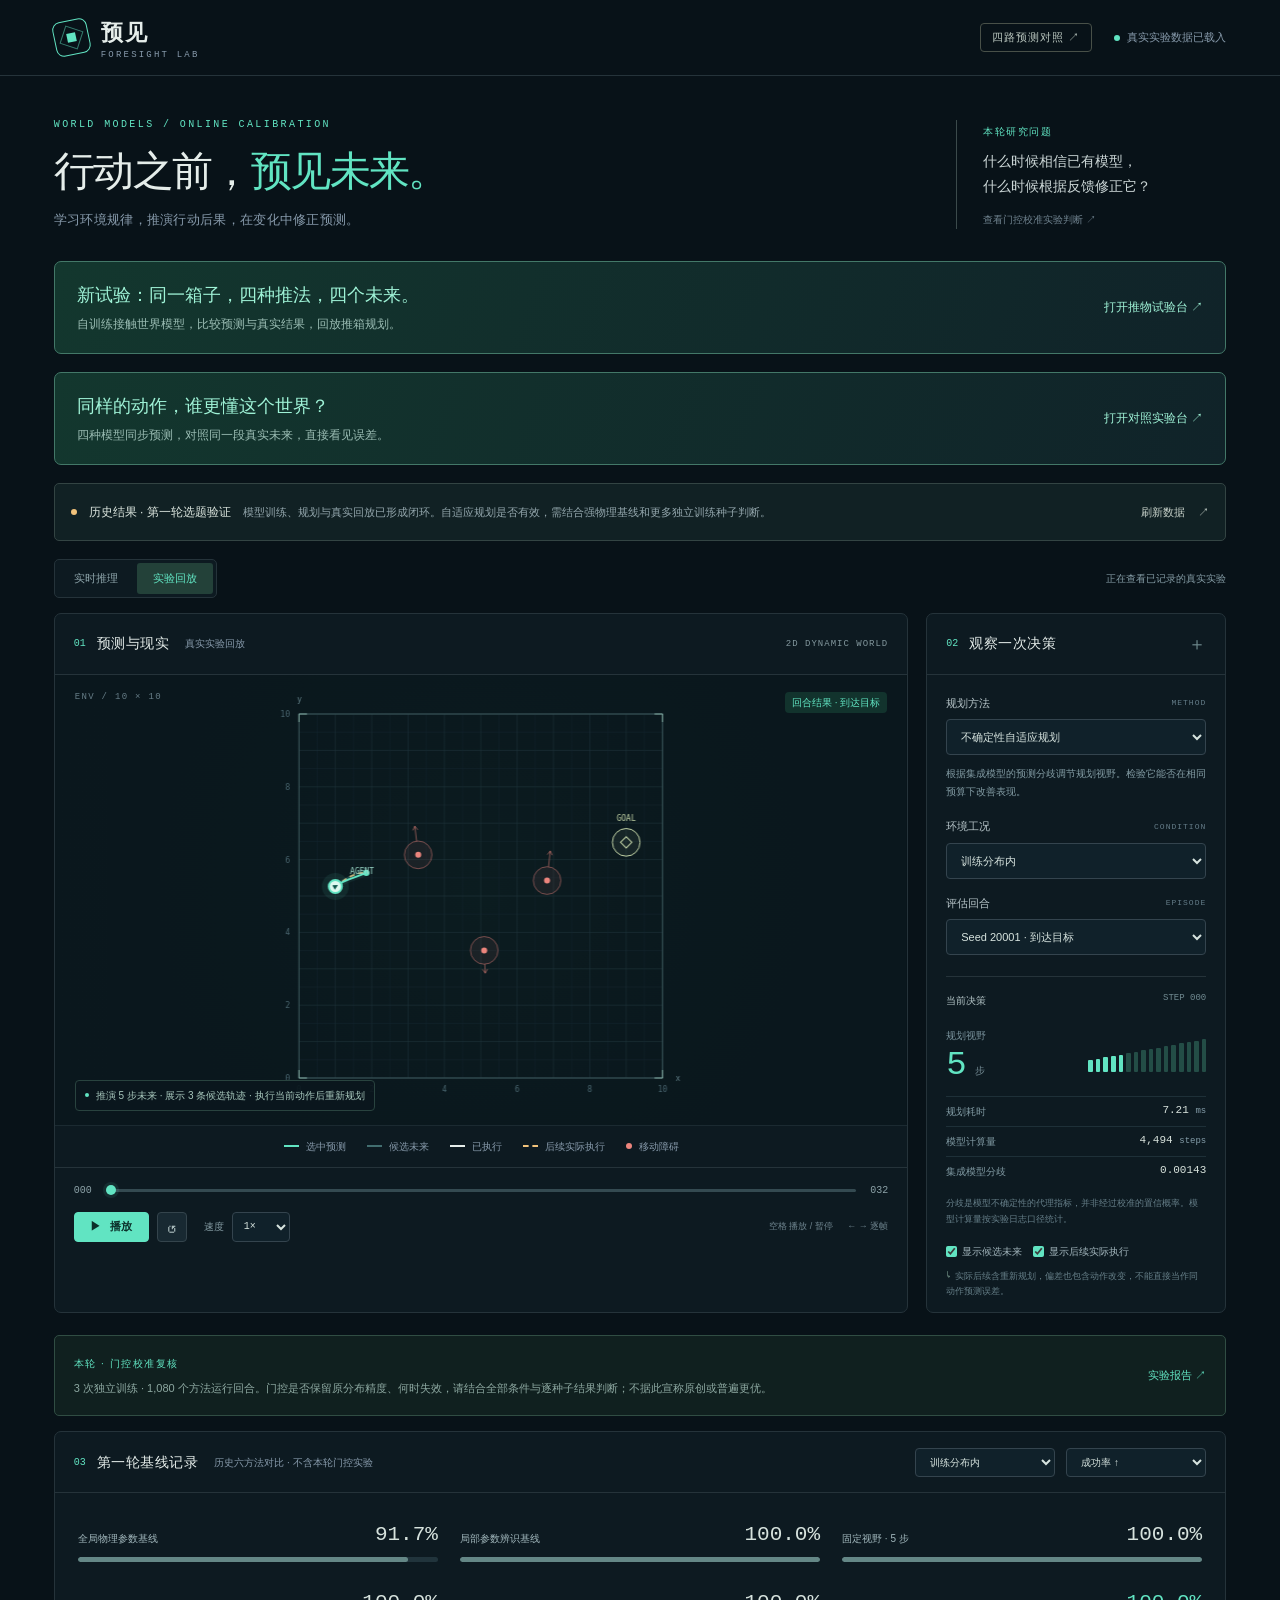
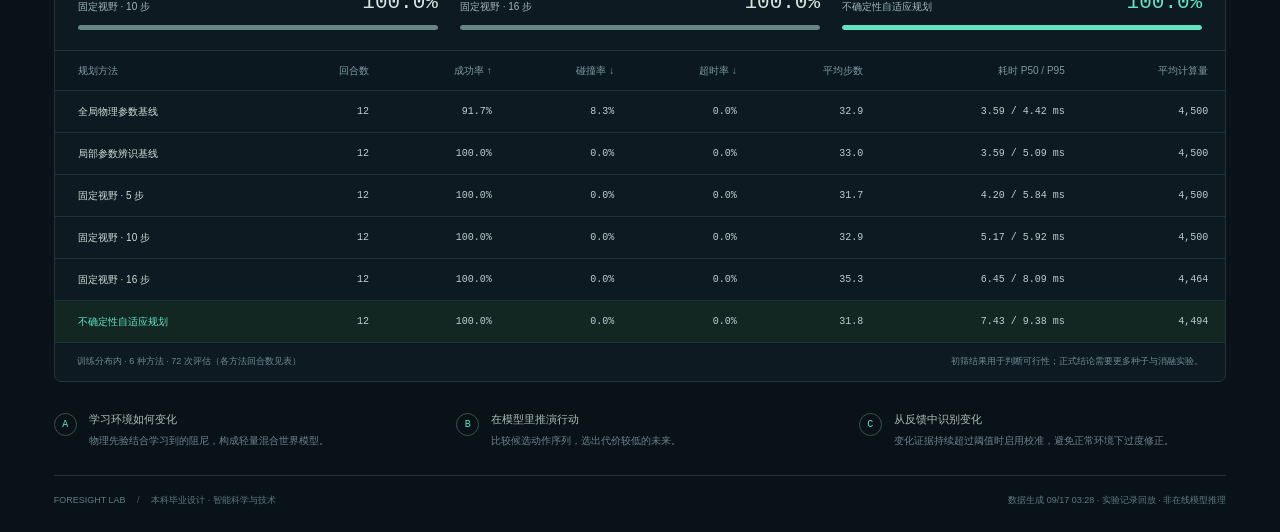
<file: web/index.html>
<!doctype html>
<html lang="zh-CN">
<head>
  <meta charset="utf-8">
  <meta name="viewport" content="width=device-width,initial-scale=1">
  <meta name="theme-color" content="#081218">
  <title>预见 Foresight Lab · 世界模型研究实验室</title>
  <link rel="stylesheet" href="styles.css">
  <script defer src="app.js"></script>
</head>
<body>
  <header class="topbar">
    <a class="brand" href="./" aria-label="预见 Foresight Lab 首页"><span class="brand-icon" aria-hidden="true"><i></i></span><span>预见<span class="brand-en">FORESIGHT LAB</span></span></a>
    <div class="topbar-meta"><a class="phase" href="compare.html">四路预测对照 ↗</a><span class="data-status" id="data-status"><i></i>正在读取实验数据</span></div>
  </header>
  <main>
    <section class="intro">
      <div><p class="eyebrow">WORLD MODELS / ONLINE CALIBRATION</p><h1>行动之前，<span>预见未来。</span></h1><p class="intro-text">学习环境规律，推演行动后果，在变化中修正预测。</p></div>
      <div class="research-question"><span class="question-label">本轮研究问题</span><p>什么时候相信已有模型，<br>什么时候根据反馈修正它？</p><a class="small-note findings-link" href="https://github.com/LuckyLivio/GraduationProject/blob/main/docs/gated-findings.md" target="_blank" rel="noopener noreferrer">查看门控校准实验判断 ↗</a></div>
    </section>

    <a class="compare-entry" href="pushing.html"><span><strong>新试验：同一箱子，四种推法，四个未来。</strong><small>自训练接触世界模型，比较预测与真实结果，回放推箱规划。</small></span><span>打开推物试验台 ↗</span></a>
    <a class="compare-entry" href="compare.html"><span><strong>同样的动作，谁更懂这个世界？</strong><small>四种模型同步预测，对照同一段真实未来，直接看见误差。</small></span><span>打开对照实验台 ↗</span></a>
    <div class="notice" id="experiment-notice" role="status"><span class="notice-dot"></span><div><strong id="notice-title">等待第一轮实验</strong><p id="notice-text">实验完成后，这里将展示真实轨迹、对比指标和选题验证结果。</p></div><button class="text-button" id="reload-data" type="button">刷新数据 <span aria-hidden="true">↗</span></button></div>

    <div class="mode-toolbar"><div class="mode-switch" role="group" aria-label="运行模式"><button type="button" id="mode-live" aria-pressed="false">实时推理</button><button type="button" id="mode-replay" class="active" aria-pressed="true">实验回放</button></div><span class="mode-status" id="mode-status">正在查看已记录的真实实验</span></div>
    <section class="lab-grid" aria-label="实验工作台">
      <div class="scene-panel panel">
        <div class="panel-heading"><div><span class="section-index">01</span><h2>预测与现实</h2><span class="panel-subtitle" id="view-label">真实实验回放</span></div><span class="scene-tag" id="scene-tag">2D DYNAMIC WORLD</span></div>
        <div class="world" id="world-container"><canvas id="world-canvas" aria-label="机器人在动态障碍环境中的真实位置、候选预测轨迹与实际后续轨迹"></canvas><div class="scene-overlay"><span class="scene-coordinate" id="scene-coordinate">ENV / 10 × 10</span><span id="scene-outcome" class="outcome"></span></div><div class="scene-empty" id="scene-empty"><span class="empty-orbit" aria-hidden="true"></span><h3>未来，从第一次实验开始</h3><p>正在等待真实回放数据。<br>模型完成评估后，即可逐帧检查它的预测。</p></div><div class="scene-caption" id="scene-caption" hidden><span class="caption-dot"></span><span id="scene-caption-text"></span></div></div>
        <div class="scene-legend"><span><i class="legend-line teal"></i>选中预测</span><span><i class="legend-line muted"></i>候选未来</span><span><i class="legend-line white"></i>已执行</span><span id="actual-legend"><i class="legend-line amber dashed"></i>后续实际执行</span><span><i class="legend-dot coral"></i>移动障碍</span></div>
        <div class="playback"><div class="timeline"><span id="frame-current">000</span><input type="range" id="timeline" min="0" max="0" value="0" aria-label="回放时间轴" disabled><span id="frame-total">000</span></div><div class="playback-controls"><div class="transport"><button id="play-button" class="play-button" type="button" disabled aria-label="播放回放">▶ <span>播放</span></button><button id="reset-button" class="icon-button" type="button" aria-label="回到回合起点" title="回到起点" disabled>↺</button><label class="speed-label" for="playback-speed">速度</label><select id="playback-speed" aria-label="回放速度"><option value="0.5">0.5×</option><option value="1" selected>1×</option><option value="2">2×</option><option value="4">4×</option></select></div><span class="keyboard-hint">空格 播放 / 暂停 <span>← → 逐帧</span></span></div></div>
      </div>

      <aside class="inspector panel" aria-label="回放配置与决策详情">
        <div class="panel-heading"><div><span class="section-index">02</span><h2>观察一次决策</h2></div><span class="little-cross" aria-hidden="true">＋</span></div>
        <div class="inspector-body"><div class="field"><label for="method-select">规划方法<span>METHOD</span></label><select id="method-select" disabled><option>等待数据</option></select></div><p class="method-description" id="method-description">从多个方法的真实记录中，观察模型如何预测和规划。</p><div class="live-fields" id="live-fields" hidden><div class="field"><label for="live-scenario">交互场景<span>SCENARIO</span></label><select id="live-scenario"><option value="crossing">交叉穿行</option><option value="slalom">曲折通行</option><option value="open">开放空间</option></select></div><div class="live-split"><div class="field"><label for="live-seed">场景种子</label><input id="live-seed" type="number" value="2026" min="0" max="999999"></div><div class="field"><label for="live-damping">阻尼倍率 <output id="damping-value">1.00×</output></label><input type="range" id="live-damping" min="0.5" max="2.5" step="0.1" value="1"></div></div><button id="apply-dynamics" class="dynamics-button" type="button" disabled>施加阻尼变化 <span aria-hidden="true">↗</span></button><p class="live-help">运行中可调节阻尼并施加变化，机器人只能从行动反馈中发现变化。场景和种子修改后需重置；点击地图可更换目标。</p></div><div class="field replay-field"><label for="condition-select">环境工况<span>CONDITION</span></label><select id="condition-select" disabled><option>等待数据</option></select></div><div class="field replay-field"><label for="episode-select">评估回合<span>EPISODE</span></label><select id="episode-select" disabled><option>等待数据</option></select></div>
        <div class="trust-panel" id="trust-panel" hidden><div class="trust-heading"><span>当前模式</span><strong id="gate-mode">保留先验</strong></div><div class="trust-score"><span>变化证据 / 触发阈值</span><strong id="gate-score">— / —</strong></div><div class="trust-meter" aria-hidden="true"><i id="gate-meter"></i></div><p id="gate-explanation">积累行动反馈后判断是否需要校准。</p><div class="trust-detail"><span>原始校准建议</span><strong id="raw-scale">—</strong></div><small id="gate-model"></small></div><div class="decision-readout"><div class="readout-title"><span>当前决策</span><span class="mono" id="step-label">STEP —</span></div><div class="primary-readout"><div><span class="readout-label">规划视野</span><p><strong id="frame-horizon">—</strong><span>步</span></p></div><div class="horizon-viz" id="horizon-viz" aria-hidden="true"></div></div><div class="readout-row"><span>规划耗时</span><strong><span id="frame-latency">—</span> <small>ms</small></strong></div><div class="readout-row"><span>模型计算量</span><strong><span id="frame-model-steps">—</span> <small>steps</small></strong></div><div class="readout-row"><span>集成模型分歧</span><strong id="frame-disagreement">—</strong></div><div class="readout-row" id="frame-scale-row" hidden><span>估计阻尼倍率</span><strong id="frame-learned-scale">—</strong></div><div class="readout-row" id="frame-calibration-row" hidden><span>额外校准耗时</span><strong id="frame-calibration-ms">—</strong></div><p class="readout-footnote" id="scale-estimate-note" hidden></p><p class="readout-footnote">分歧是模型不确定性的代理指标，并非经过校准的置信概率。模型计算量按实验日志口径统计。</p></div>
        <div class="view-options"><label><input type="checkbox" id="show-candidates" checked><span>显示候选未来</span></label><label id="actual-option"><input type="checkbox" id="show-actual" checked><span>显示后续实际执行</span></label></div><p class="inspector-note" id="inspector-note"><span aria-hidden="true">↳</span>实际后续含重新规划，偏差也包含动作改变，不能直接当作同动作预测误差。</p></div>
      </aside>
    </section>

    <div class="study-link"><div><span class="question-label">本轮 · 门控校准复核</span><p id="gate-evidence-status">完成后将载入本轮实验摘要；下方保留第一轮历史数据。</p></div><a href="https://github.com/LuckyLivio/GraduationProject/blob/main/docs/gated-findings.md" target="_blank" rel="noopener noreferrer">实验报告 ↗</a></div>
    <section class="evidence panel" aria-label="实验对比指标">
      <div class="panel-heading evidence-heading"><div><span class="section-index">03</span><h2>第一轮基线记录</h2><span class="panel-subtitle">历史六方法对比 · 不含本轮门控实验</span></div><div class="evidence-pickers"><label class="metric-picker"><span class="sr-only">统计环境工况</span><select id="evidence-condition"><option value="in_distribution">训练分布内</option><option value="damping_shift">阻尼变化</option></select></label><label class="metric-picker"><span class="sr-only">图表展示指标</span><select id="chart-metric"><option value="success_rate">成功率 ↑</option><option value="collision_rate">碰撞率 ↓</option><option value="planning_ms_p95">规划耗时 P95 ↓</option><option value="mean_model_steps">平均模型计算量 ↓</option></select></label></div></div>
      <div id="evidence-empty" class="evidence-empty">主实验结果尚未生成。这里不填入演示数值。</div>
      <div id="evidence-content" hidden><div class="metric-chart" id="metric-chart" aria-label="方法对比条形图"></div><div class="table-scroll"><table><caption class="sr-only">各方法在选定环境工况下的实测指标</caption><thead><tr><th>规划方法</th><th>回合数</th><th>成功率 ↑</th><th>碰撞率 ↓</th><th>超时率 ↓</th><th>平均步数</th><th>耗时 P50 / P95</th><th>平均计算量</th></tr></thead><tbody id="results-body"></tbody></table></div><div class="evidence-footnote"><span id="evidence-scope"></span><span>初筛结果用于判断可行性；正式结论需要更多种子与消融实验。</span></div></div>
    </section>

    <section class="protocol-strip" aria-label="研究方法说明"><div><span class="protocol-number">A</span><p><strong>学习环境如何变化</strong><span>物理先验结合学习到的阻尼，构成轻量混合世界模型。</span></p></div><div><span class="protocol-number">B</span><p><strong>在模型里推演行动</strong><span>比较候选动作序列，选出代价较低的未来。</span></p></div><div><span class="protocol-number">C</span><p><strong>从反馈中识别变化</strong><span>变化证据持续超过阈值时启用校准，避免正常环境下过度修正。</span></p></div></section>
    <footer><span>FORESIGHT LAB <i>/</i> 本科毕业设计 · 智能科学与技术</span><span id="data-provenance">实验记录回放 · 非在线模型推理</span></footer>
  </main>
</body>
</html>
</file>
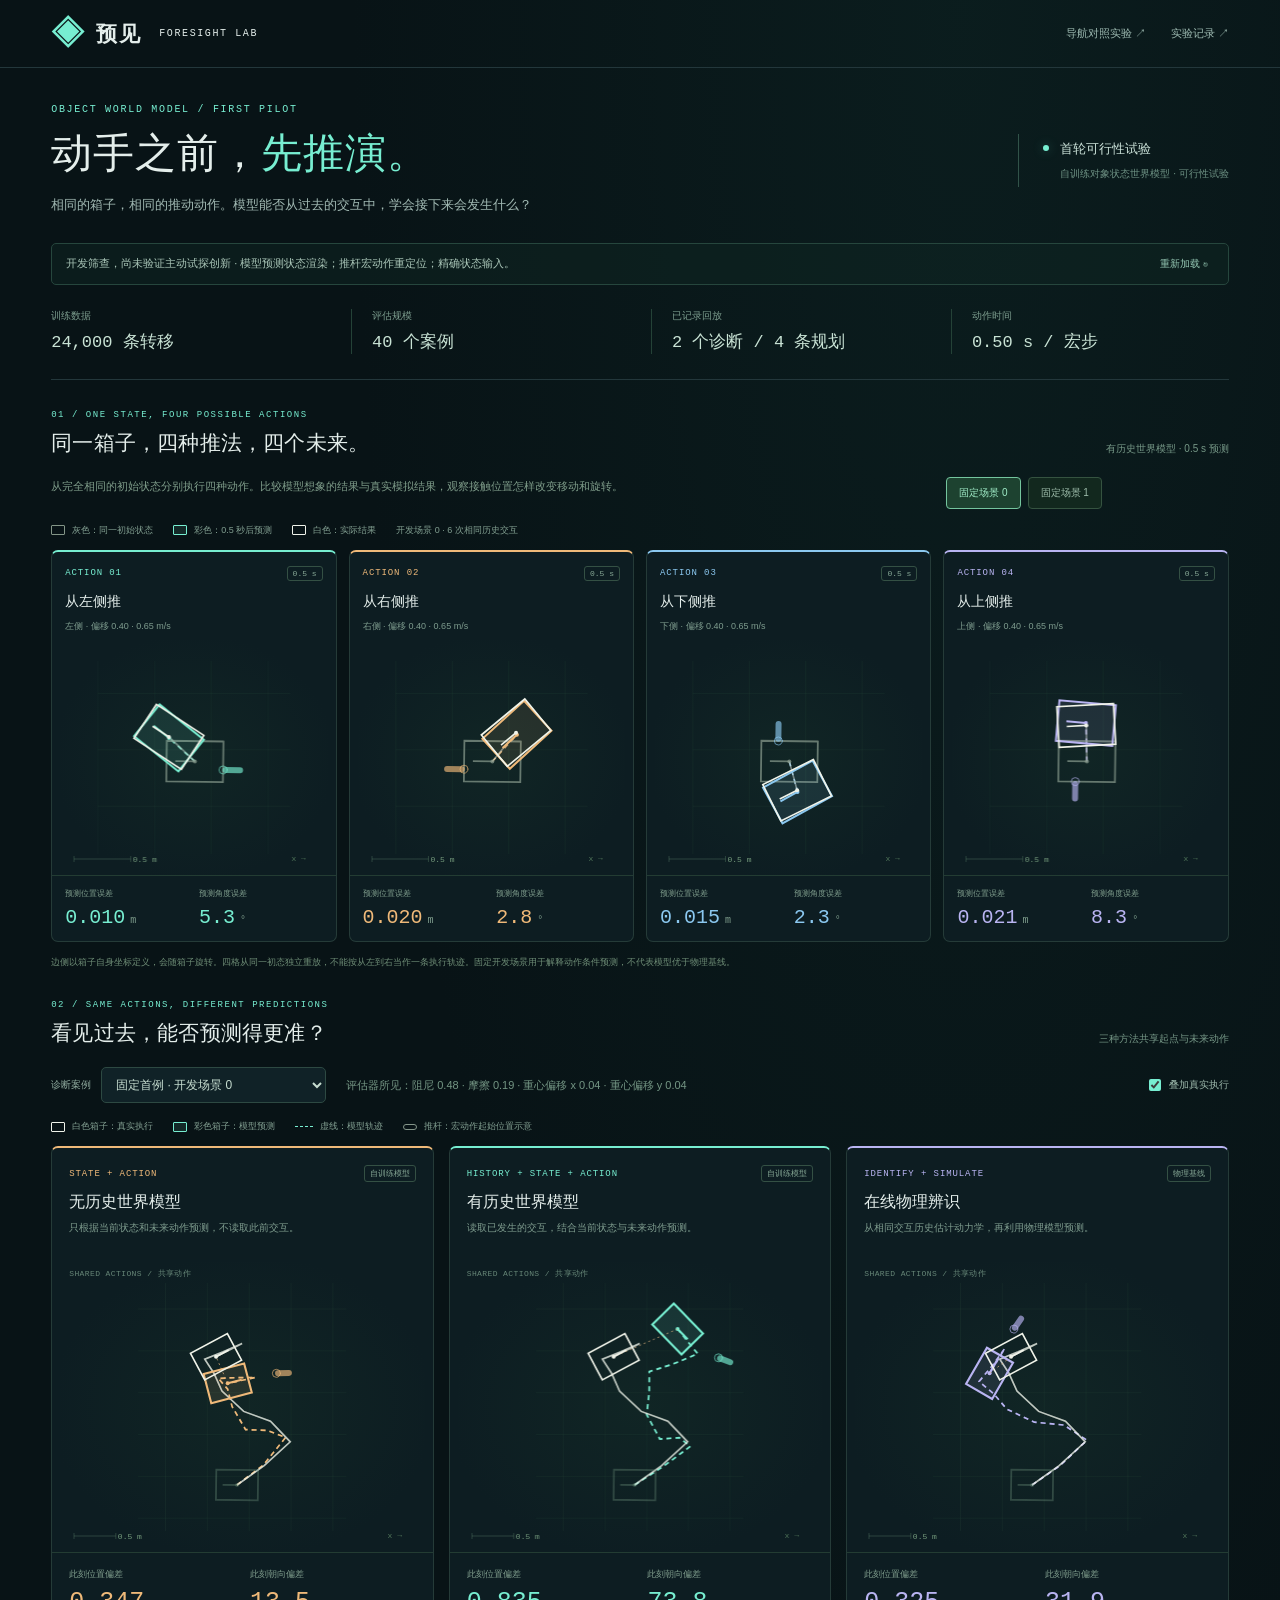
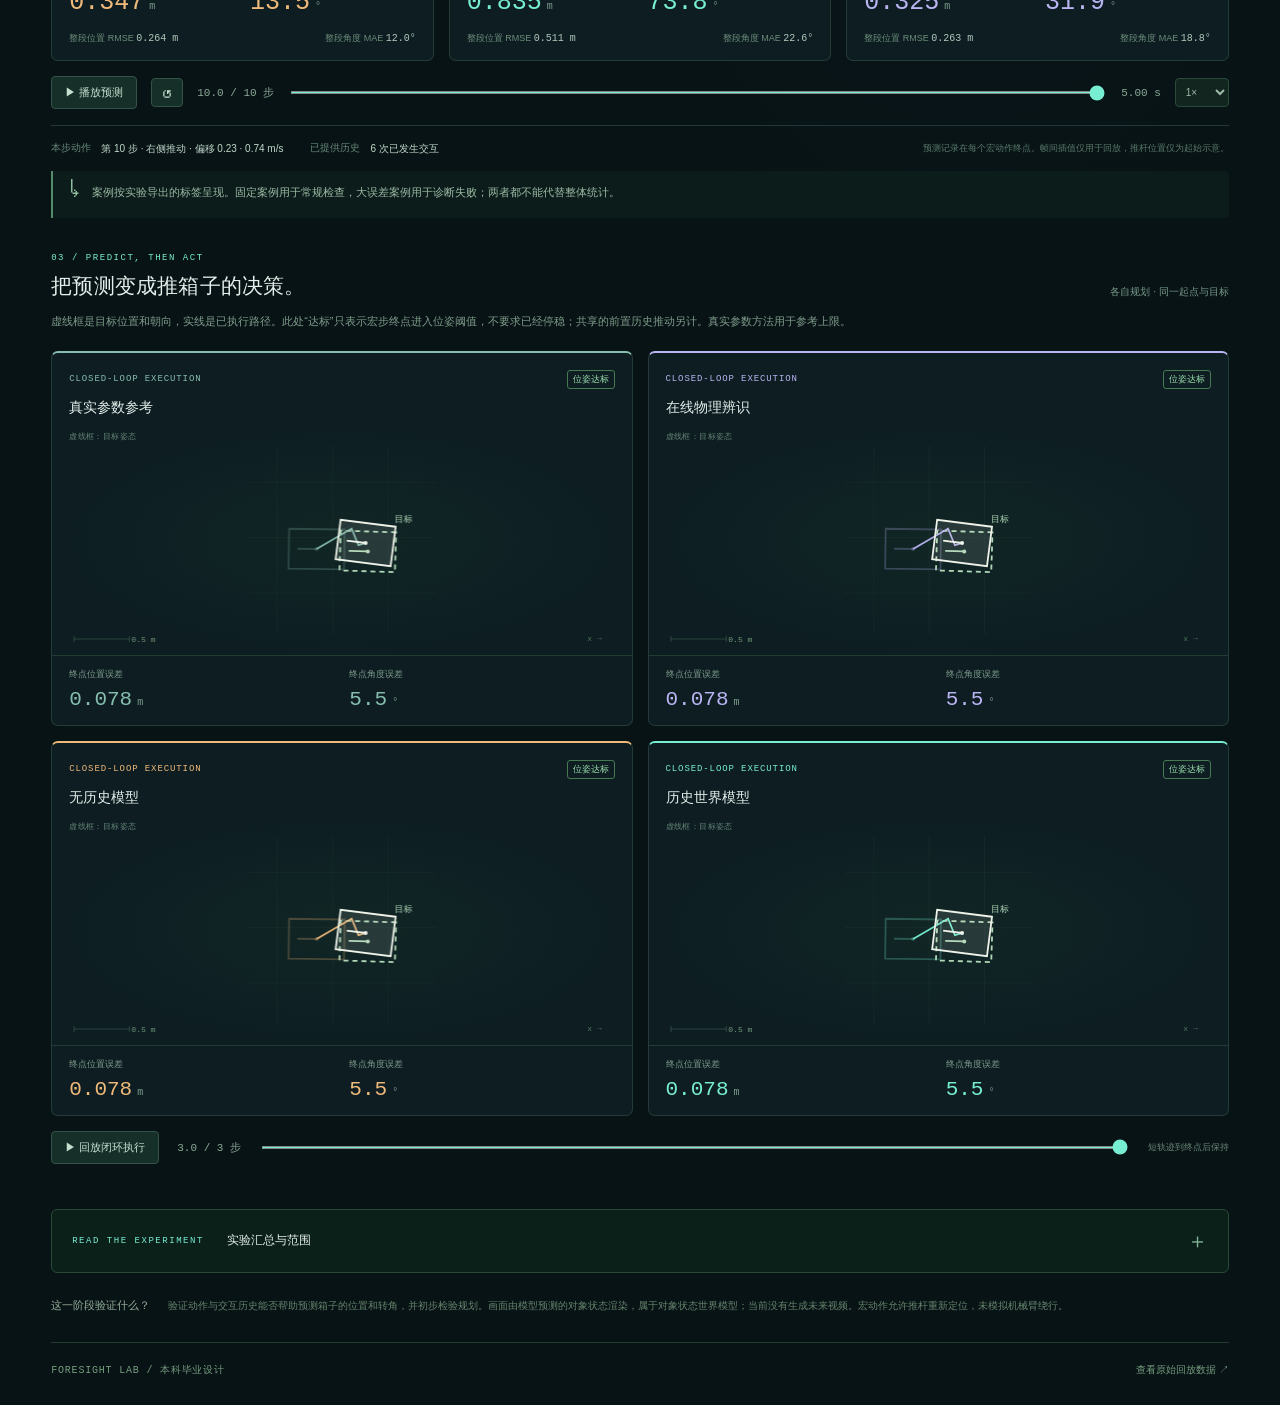
<file: web/pushing.html>
<!doctype html>
<html lang="zh-CN">
<head>
  <meta charset="utf-8">
  <meta name="viewport" content="width=device-width, initial-scale=1">
  <meta name="theme-color" content="#081316">
  <title>预见 · 推物世界模型试验台</title>
  <link rel="stylesheet" href="pushing.css">
  <script defer src="pushing.js"></script>
</head>
<body>
  <header class="topbar">
    <a class="brand" href="./"><span class="brand-mark" aria-hidden="true">◈</span>预见 <span>FORESIGHT LAB</span></a>
    <nav aria-label="实验室导航"><a href="compare.html">导航对照实验 ↗</a><a href="https://github.com/LuckyLivio/GraduationProject" target="_blank" rel="noopener noreferrer">实验记录 ↗</a></nav>
  </header>
  <main>
    <section class="hero">
      <div><p class="eyebrow">OBJECT WORLD MODEL / FIRST PILOT</p><h1>动手之前，<em>先推演。</em></h1><p class="hero-copy">相同的箱子，相同的推动动作。模型能否从过去的交互中，学会接下来会发生什么？</p></div>
      <div class="phase"><span class="status-dot"></span><div><strong id="stage-label">等待实验数据</strong><span>自训练对象状态世界模型 · 可行性试验</span></div></div>
    </section>

    <section class="data-status" id="data-status" role="status" aria-live="polite"><span id="load-message">正在读取本机生成的实验回放…</span><button id="reload" type="button">重新加载 ↻</button></section>
    <section class="experiment-facts" aria-label="实验规模与来源">
      <div><span>训练数据</span><strong id="training-count">—</strong></div>
      <div><span>评估规模</span><strong id="evaluation-count">—</strong></div>
      <div><span>已记录回放</span><strong id="case-count">—</strong></div>
      <div><span>动作时间</span><strong id="action-duration">—</strong></div>
    </section>

    <section class="branches-section" aria-labelledby="branches-title">
      <div class="section-title"><div><p class="eyebrow">01 / ONE STATE, FOUR POSSIBLE ACTIONS</p><h2 id="branches-title">同一箱子，四种推法，四个未来。</h2></div><span class="section-note">有历史世界模型 · 0.5 s 预测</span></div>
      <div class="branch-controls"><p class="section-copy">从完全相同的初始状态分别执行四种动作。比较模型想象的结果与真实模拟结果，观察接触位置怎样改变移动和旋转。</p><div id="branch-cases" class="branch-cases" role="group" aria-label="动作分支场景"></div></div>
      <div class="legend"><span><i class="legend-box initial-key"></i>灰色：同一初始状态</span><span><i class="legend-box model-key"></i>彩色：0.5 秒后预测</span><span><i class="legend-box truth-key"></i>白色：实际结果</span><span id="branch-history">固定开发场景 · 等待真实结果</span></div>
      <div id="branch-grid" class="branch-grid"><div class="planning-empty">尚未加载同状态动作分支。数据导出后将显示四种推法的真实对照。</div></div>
      <p class="branch-scope">边侧以箱子自身坐标定义，会随箱子旋转。四格从同一初态独立重放，不能按从左到右当作一条执行轨迹。固定开发场景用于解释动作条件预测，不代表模型优于物理基线。</p>
    </section>

    <section class="prediction-section" aria-labelledby="prediction-title">
      <div class="section-title"><div><p class="eyebrow">02 / SAME ACTIONS, DIFFERENT PREDICTIONS</p><h2 id="prediction-title">看见过去，能否预测得更准？</h2></div><span class="section-note">三种方法共享起点与未来动作</span></div>
      <div class="controls">
        <label class="case-label">诊断案例<select id="case-select" disabled><option>等待导出案例</option></select></label>
        <p id="case-description">训练结束并导出真实结果后，页面会显示预测与执行的差距。</p>
        <label class="checkbox-label"><input id="show-truth" type="checkbox" checked>叠加真实执行</label>
      </div>
      <div class="legend"><span><i class="legend-box truth-key"></i>白色箱子：真实执行</span><span><i class="legend-box model-key"></i>彩色箱子：模型预测</span><span><i class="legend-line"></i>虚线：模型轨迹</span><span><i class="legend-pusher"></i>推杆：宏动作起始位置示意</span></div>
      <div class="prediction-grid" id="prediction-grid" aria-label="三种方法同步预测"></div>
      <div class="playback">
        <button type="button" id="play" disabled>▶ 播放预测</button><button type="button" class="reset" id="reset" aria-label="回到起点" disabled>↺</button>
        <span class="frame-readout" id="frame-label">— / —</span><input type="range" id="timeline" min="0" max="1" value="0" step="0.01" aria-label="同步预测时间轴" disabled>
        <span id="time-label" class="time-readout">— s</span><select id="speed" aria-label="播放速度"><option value="0.5">0.5×</option><option value="1" selected>1×</option><option value="2">2×</option></select>
      </div>
      <div class="action-detail"><div><span class="detail-label">本步动作</span><strong id="action-label">等待数据</strong></div><div><span class="detail-label">已提供历史</span><strong id="history-label">—</strong></div><div class="replay-note">预测记录在每个宏动作终点。帧间插值仅用于回放，推杆位置仅为起始示意。</div></div>
      <div class="case-note"><span aria-hidden="true">↳</span><p id="case-note">单个回放用来解释模型行为；整体能力应结合独立场景上的统计结果判断。</p></div>
    </section>

    <section class="planning-section" aria-labelledby="planning-title">
      <div class="section-title"><div><p class="eyebrow">03 / PREDICT, THEN ACT</p><h2 id="planning-title">把预测变成推箱子的决策。</h2></div><span class="section-note">各自规划 · 同一起点与目标</span></div>
      <p class="section-copy">虚线框是目标位置和朝向，实线是已执行路径。此处“达标”只表示宏步终点进入位姿阈值，不要求已经停稳；共享的前置历史推动另计。真实参数方法用于参考上限。</p>
      <div class="planning-grid" id="planning-grid"><div class="planning-empty">尚未加载闭环规划结果。完成真实规划评估后，这里将展示到位状态与误差。</div></div>
      <div class="planning-controls" id="planning-controls" hidden><button type="button" id="planning-play">▶ 回放闭环执行</button><span id="planning-frame">—</span><input type="range" id="planning-timeline" min="0" max="1" step="0.01" value="0" aria-label="闭环执行时间轴"><span class="section-note">短轨迹到终点后保持</span></div>
    </section>

    <details class="evidence" id="evidence"><summary><span><span class="eyebrow">READ THE EXPERIMENT</span><strong>实验汇总与范围</strong></span><span aria-hidden="true">＋</span></summary><div class="evidence-body"><p id="summary-description">汇总只使用导出的实际评估结果。</p><div id="summary-table" class="table-wrap"></div><dl id="source-details" class="source-details"></dl></div></details>
    <div class="scope"><strong>这一阶段验证什么？</strong><p>验证动作与交互历史能否帮助预测箱子的位置和转角，并初步检验规划。画面由模型预测的对象状态渲染，属于对象状态世界模型；当前没有生成未来视频。宏动作允许推杆重新定位，未模拟机械臂绕行。</p></div>
    <footer><span>FORESIGHT LAB / 本科毕业设计</span><a href="../artifacts/pushing-pilot/demo.json" target="_blank" rel="noopener">查看原始回放数据 ↗</a></footer>
  </main>
</body>
</html>
</file>
<file: web/styles.css>
:root{color-scheme:dark;--bg:#081218;--panel:#0d1a21;--border:#25333a;--muted:#879aab;--text:#e5edea;--teal:#61e4c2;--amber:#f1c27b;--coral:#ec857d;--mono:Consolas,"SFMono-Regular",monospace;--sans:Inter,"Segoe UI","Microsoft YaHei","PingFang SC",sans-serif}
.compare-entry{display:flex;justify-content:space-between;align-items:center;gap:18px;padding:20px 22px;margin-bottom:18px;border:1px solid #437868;border-radius:7px;background:linear-gradient(110deg,#13372e,#102329);color:#9ff3d7}.compare-entry strong{display:block;font-size:18px;font-weight:550}.compare-entry small{display:block;color:#9abcb3;font-size:12px;margin-top:6px}.compare-entry>span:last-child{white-space:nowrap;font-size:12px}.compare-entry:hover{border-color:#9ff3d7}@media(max-width:740px){.compare-entry{align-items:flex-start;flex-direction:column;padding:17px}.compare-entry strong{font-size:16px}}
*{box-sizing:border-box}body{margin:0;background:var(--bg);color:var(--text);font-family:var(--sans);font-size:14px;line-height:1.5}button,select,input{font:inherit}button,select{cursor:pointer}button:disabled,select:disabled{cursor:default;opacity:.5}button:focus-visible,select:focus-visible,input:focus-visible,a:focus-visible{outline:2px solid var(--teal);outline-offset:4px}button{color:inherit}a{color:inherit;text-decoration:none}button,select{transition:background .18s,border-color .18s}.topbar{min-height:76px;display:flex;justify-content:space-between;align-items:center;padding:0 4.2%;border-bottom:1px solid var(--border);gap:20px}.brand{display:flex;align-items:center;gap:12px;font-weight:650;font-size:22px;letter-spacing:2px}.brand-en{display:block;font:9px var(--mono);letter-spacing:2.2px;color:var(--muted);margin-top:1px}.brand-icon{position:relative;display:block;width:35px;height:35px;border:1px solid var(--teal);border-radius:8px;transform:rotate(-12deg)}.brand-icon:before,.brand-icon:after{content:"";position:absolute;inset:7px;border:1px solid #61e4c280;transform:rotate(30deg)}.brand-icon:after{inset:12px;background:var(--teal);border:0;transform:none}.topbar-meta{display:flex;align-items:center;gap:22px;font-size:11px}.phase{border:1px solid #485048;padding:5px 11px;color:#bac7bf;border-radius:4px;letter-spacing:1px}.data-status{color:var(--muted);display:flex;align-items:center;gap:7px}.data-status i,.notice-dot{height:6px;width:6px;background:var(--amber);border-radius:50%;flex-shrink:0}.data-status.ready i{background:var(--teal)}main{max-width:1600px;margin:auto;padding:0 4.2%}.intro{display:flex;align-items:center;justify-content:space-between;padding:43px 0 31px;gap:25px}.eyebrow{font:10px var(--mono);letter-spacing:2.4px;color:var(--teal);margin:0 0 15px}h1{font-weight:520;letter-spacing:-1.6px;font-size:clamp(30px,3.2vw,45px);line-height:1.3;margin:0}h1 span{color:var(--teal)}.intro-text{margin:12px 0 0;color:var(--muted);font-size:13px;letter-spacing:.3px}.research-question{border-left:1px solid #3b4a4b;padding:0 0 0 26px;min-width:270px}.question-label{font-size:10px;letter-spacing:1.5px;color:var(--teal)}.research-question p{margin:8px 0;color:#cbd6d6;font-size:14px;line-height:1.8}.small-note{color:#6f828e;font-size:10px}.notice{border:1px solid #334443;background:#112124;padding:12px 16px;display:flex;align-items:center;gap:12px;margin-bottom:22px;border-radius:5px}.notice strong{font-size:12px;font-weight:500;color:#dce6df}.notice p{display:inline;margin:0 0 0 12px;color:#93a6ac;font-size:11px;line-height:1.8}.notice>div{flex:1}.text-button{background:none;border:0;white-space:nowrap;font-size:11px;color:#c8d2ca;padding:8px 0 8px 16px}.text-button:hover{color:var(--teal)}.text-button span{margin-left:10px}.notice[data-state="positive"] .notice-dot{background:var(--teal)}.notice[data-state="negative"] .notice-dot{background:var(--coral)}.lab-grid{display:grid;grid-template-columns:minmax(0,1fr) 300px;gap:18px;align-items:stretch}.panel{background:var(--panel);border:1px solid var(--border);border-radius:7px;overflow:hidden}.panel-heading{display:flex;justify-content:space-between;align-items:center;padding:17px 19px;gap:14px;border-bottom:1px solid var(--border);min-height:61px}.panel-heading>div{display:flex;align-items:center;gap:11px;flex-wrap:wrap}.section-index{color:var(--teal);font:10px var(--mono)}h2{font-size:14px;font-weight:500;margin:0;letter-spacing:.5px}.panel-subtitle{font-size:10px;color:var(--muted);margin-left:5px}.scene-tag{font:9px var(--mono);letter-spacing:1px;color:#82979d;white-space:nowrap}.world{position:relative;height:450px;background:#0a171d;overflow:hidden}canvas{width:100%;height:100%;display:block}.scene-overlay{position:absolute;left:20px;right:20px;top:17px;display:flex;justify-content:space-between;pointer-events:none}.scene-coordinate{font:9px var(--mono);color:#657c86;letter-spacing:1.3px}.outcome{font-size:10px;border-radius:4px;padding:3px 7px;color:var(--teal);background:#12332d;display:none}.outcome.visible{display:block}.outcome.collision{color:var(--coral);background:#3a2727}.outcome.timeout{color:var(--amber);background:#363026}.scene-empty{position:absolute;inset:0;display:flex;flex-direction:column;align-items:center;justify-content:center;text-align:center;pointer-events:none}.scene-empty[hidden]{display:none}.empty-orbit{width:57px;height:57px;border:1px solid #33514e;border-radius:50%;position:relative;margin-bottom:18px}.empty-orbit:before{content:"";position:absolute;inset:11px;border:1px dashed #42655f;border-radius:50%}.empty-orbit:after{content:"";position:absolute;top:24px;left:24px;width:7px;height:7px;background:var(--teal);box-shadow:0 0 22px #61e4c280;border-radius:50%}.scene-empty h3{font-size:15px;font-weight:450;letter-spacing:.5px;margin:0 0 8px}.scene-empty p{font-size:11px;line-height:1.8;color:var(--muted);margin:0}.scene-caption{position:absolute;bottom:14px;left:20px;display:flex;align-items:center;gap:7px;font-size:10px;background:#0a171de8;padding:7px 9px;border:1px solid #29433f;border-radius:4px;color:#a8c8bd;max-width:calc(100% - 40px)}.scene-caption[hidden]{display:none}.caption-dot{background:var(--teal);width:4px;height:4px;border-radius:50%;flex-shrink:0}.scene-legend{border-top:1px solid #1b2a31;display:flex;align-items:center;justify-content:center;gap:21px;padding:11px 14px;flex-wrap:wrap;color:var(--muted);font-size:10px;min-height:42px}.scene-legend>span{display:flex;align-items:center;gap:7px}.legend-line{width:15px;height:0;border-top:2px solid}.teal{color:var(--teal)}.white{color:#e5edea}.amber{color:var(--amber)}.muted{color:#426e70}.dashed{border-top-style:dashed}.legend-dot{width:6px;height:6px;border-radius:50%}.coral{background:var(--coral)}.playback{padding:12px 19px 14px;border-top:1px solid var(--border)}.timeline{display:flex;align-items:center;gap:14px;font:10px var(--mono);color:#8ca2a8}.timeline input{appearance:none;width:100%;height:3px;border-radius:6px;background:#344a51;cursor:pointer;margin:9px 0}.timeline input::-webkit-slider-thumb{appearance:none;width:10px;height:10px;border-radius:50%;background:var(--teal);box-shadow:0 0 0 3px #61e4c217}.timeline input::-moz-range-thumb{border:0;width:10px;height:10px;border-radius:50%;background:var(--teal)}.playback-controls{display:flex;justify-content:space-between;align-items:center;margin-top:11px;gap:14px}.transport{display:flex;align-items:center;gap:8px}.play-button{background:var(--teal);border:1px solid var(--teal);border-radius:4px;font-size:11px;color:#0c302a;min-width:75px;height:30px;font-weight:650}.play-button:hover:not(:disabled){background:#93f2d7}.play-button span{margin-left:6px}.icon-button{background:#182932;border:1px solid #34444c;border-radius:4px;width:30px;height:30px;font-size:19px;color:#a8babb}.icon-button:hover:not(:disabled){border-color:var(--teal)}.speed-label{color:#849ba3;font-size:10px;margin-left:9px}.transport select{width:58px;height:30px;padding:0 7px;font:10px var(--mono)}.keyboard-hint{font-size:9px;color:#6f858f}.keyboard-hint span{margin-left:12px}.little-cross{font:18px var(--mono);color:#6e898d}.inspector-body{padding:20px 19px 13px}.field{margin-bottom:16px}.field label{display:flex;align-items:center;justify-content:space-between;font-size:11px;color:#b6c4c8;margin-bottom:8px}.field label span{font:8px var(--mono);color:#647c88;letter-spacing:1px}select{background-color:#10212a;border:1px solid #34444e;color:#d7e4df;border-radius:4px;min-width:0;padding:10px;width:100%;font-size:11px}select:hover:not(:disabled){border-color:#658780}.method-description{color:#829ba3;font-size:10px;line-height:1.8;margin:-6px 0 17px}.decision-readout{border-top:1px solid var(--border);margin-top:21px;padding-top:16px}.readout-title{display:flex;justify-content:space-between;font-size:10px;color:#b6c7c9}.mono{font:9px var(--mono);color:#718b92}.primary-readout{display:flex;align-items:center;justify-content:space-between;margin:16px 0 11px}.readout-label{font-size:10px;color:#79929c}.primary-readout p{margin:1px 0;line-height:1.25}.primary-readout strong{font:34px var(--mono);letter-spacing:-2px;color:var(--teal)}.primary-readout p span{font-size:10px;color:#758c95;margin-left:10px}.horizon-viz{display:flex;align-items:flex-end;gap:3px;height:35px;max-width:118px;overflow:hidden}.horizon-viz i{display:block;width:5px;height:20px;border-radius:1px;background:#234d46}.horizon-viz i.active{background:var(--teal)}.readout-row{display:flex;justify-content:space-between;font-size:10px;padding:7px 0;border-top:1px solid #1e3038;color:#819aa3}.readout-row strong{font:11px var(--mono);color:#d8e2dc}.readout-row small{font-size:9px;color:#859eaa}.readout-footnote{font-size:9px;color:#667f89;line-height:1.75;margin:10px 0 0}.view-options{padding-top:16px;display:flex;gap:11px;flex-wrap:wrap;font-size:10px;color:#a1b4bb}.view-options label{display:flex;align-items:center;gap:5px;cursor:pointer}.view-options input{accent-color:var(--teal);width:11px;height:11px;margin:0}.inspector-note{font-size:9px;line-height:1.7;color:#657e87;margin:10px 0 0}.inspector-note span{color:#82a496;margin-right:4px}.evidence{margin-top:22px}.evidence-heading{padding-top:15px;padding-bottom:15px}.metric-picker select{font-size:10px;padding:7px 10px;width:165px}.evidence-empty{padding:36px 20px;text-align:center;font-size:12px;color:var(--muted)}.metric-chart{display:grid;grid-template-columns:repeat(3,minmax(0,1fr));padding:23px 23px 20px;gap:22px}.chart-item{min-width:0}.chart-label{display:flex;justify-content:space-between;gap:8px;font-size:10px;color:#a1b7bc;align-items:end;min-height:30px}.chart-label strong{font:21px var(--mono);color:#d6e2dd;white-space:nowrap}.chart-track{height:5px;background:#21343c;margin-top:11px;border-radius:3px;overflow:hidden}.chart-fill{height:100%;background:#648786;border-radius:3px;min-width:0}.chart-item.selected .chart-fill{background:var(--teal)}.chart-item.selected .chart-label strong{color:var(--teal)}.table-scroll{overflow:auto;border-top:1px solid var(--border)}table{width:100%;border-collapse:collapse;font-size:11px;white-space:nowrap;text-align:right}th{font-weight:400;color:#7f99a2;font-size:10px;padding:12px 17px;background:#0c181f}td{padding:13px 17px;border-top:1px solid #1e3038;color:#bbcdd0;font-family:var(--mono);font-size:10px}th:first-child,td:first-child{text-align:left;padding-left:23px}td:first-child{font-family:var(--sans);color:#d0ddd7}tr.selected td:first-child{color:var(--teal)}tr.selected{background:#122722}td .n-label{color:#597982}.evidence-footnote{border-top:1px solid var(--border);padding:12px 22px;display:flex;justify-content:space-between;gap:15px;color:#718a94;font-size:9px}.protocol-strip{display:grid;grid-template-columns:repeat(3,1fr);gap:35px;padding:29px 0 25px}.protocol-strip>div{display:flex;gap:12px}.protocol-number{font:10px var(--mono);color:var(--teal);border:1px solid #38524d;border-radius:50%;height:23px;width:23px;display:flex;justify-content:center;align-items:center;flex-shrink:0;margin-top:2px}.protocol-strip p{margin:0}.protocol-strip strong{display:block;font-size:11px;color:#acbebb;font-weight:450;margin-bottom:5px}.protocol-strip p span{font-size:10px;color:#6c838e;line-height:1.8;display:block}footer{border-top:1px solid var(--border);padding:18px 0 22px;display:flex;justify-content:space-between;gap:20px;color:#617982;font-size:9px}footer i{font-style:normal;margin:0 9px;color:#406056}.sr-only{position:absolute;width:1px;height:1px;padding:0;margin:-1px;overflow:hidden;clip:rect(0,0,0,0);white-space:nowrap;border:0}[hidden]{display:none!important}
@media(min-width:1450px){.world{height:505px}.lab-grid{grid-template-columns:minmax(0,1fr) 325px}.inspector-body{padding:25px 23px}.field{margin-bottom:22px}.decision-readout{margin-top:27px}.readout-row{padding:10px 0}.view-options{padding-top:20px}.intro{padding-top:48px;padding-bottom:37px}}
@media(max-width:1000px){.lab-grid{grid-template-columns:minmax(0,1fr) 270px;gap:13px}.world{height:450px}.panel-heading{padding:15px}.scene-tag{display:none}.panel-subtitle{font-size:9px;margin-left:0}.inspector-body{padding:17px 15px}.keyboard-hint{display:none}.scene-legend{gap:12px;font-size:9px}.research-question{min-width:220px}.notice p{display:block;margin:4px 0 0}.protocol-strip{gap:20px}.metric-chart{gap:18px;grid-template-columns:repeat(2,1fr)}}
@media(max-width:740px){main{padding:0 5%}.topbar{padding:14px 5%;min-height:70px}.topbar-meta{gap:8px;flex-direction:column;align-items:flex-end}.phase{padding:3px 8px;font-size:9px}.data-status{font-size:9px}.brand{font-size:20px}.intro{padding:31px 0 25px;gap:20px;display:block}h1{font-size:34px}.eyebrow{font-size:8px;letter-spacing:1.7px}.intro-text{font-size:11px}.research-question{margin-top:22px;padding-left:14px}.research-question p{font-size:12px;display:inline;margin-left:12px}.research-question p br{display:none}.research-question .small-note{display:none}.question-label{font-size:9px}.notice{padding:12px;gap:9px;align-items:flex-start}.notice-dot{margin-top:6px}.notice strong{font-size:11px}.notice p{font-size:10px}.text-button{font-size:10px;padding-left:0}.lab-grid{grid-template-columns:1fr}.world{height:420px}.scene-legend{gap:12px}.inspector-body{display:grid;grid-template-columns:1fr 1fr;gap:0 16px;padding:17px}.method-description{grid-column:1/-1;grid-row:2}.inspector-body>.field:first-child{grid-column:1/-1;margin-bottom:13px}.decision-readout{grid-column:1/-1;margin-top:4px}.primary-readout{justify-content:start;gap:35px}.readout-row{display:inline-flex;width:calc(50% - 8px);padding:10px 0;margin-right:12px}.readout-row:nth-of-type(even){margin-right:0}.view-options,.inspector-note{grid-column:1/-1}.evidence-heading{align-items:flex-start}.evidence-heading .panel-subtitle{display:none}.metric-picker select{width:132px;font-size:9px;padding:6px}.metric-chart{padding:17px;gap:20px}.chart-label{font-size:9px}.chart-label strong{font-size:19px}.evidence-footnote{flex-direction:column;padding:12px 17px;gap:6px}.protocol-strip{grid-template-columns:1fr;gap:18px;padding:24px 0}.protocol-strip p span{font-size:10px}footer{flex-direction:column;gap:7px;font-size:8px}.scene-caption{font-size:9px}.scene-coordinate{font-size:8px}}
.mode-toolbar{display:flex;justify-content:space-between;align-items:center;gap:15px;margin:-4px 0 15px}.mode-switch{display:flex;background:#0d1a21;border:1px solid var(--border);padding:3px;border-radius:5px;gap:3px}.mode-switch button{background:transparent;border:0;color:#8fa6ac;padding:7px 16px;border-radius:3px;font-size:11px}.mode-switch button.active{background:#234139;color:var(--teal)}.mode-status{color:#849ba4;font-size:10px}.live-fields{grid-column:1/-1}.live-split{display:grid;grid-template-columns:.8fr 1.2fr;gap:14px}.live-split input[type=number]{width:100%;background:#10212a;border:1px solid #34444e;border-radius:4px;color:#d7e4df;padding:8px;font:11px var(--mono)}.live-split input[type=range]{width:100%;accent-color:var(--teal);margin:13px 0}.live-help{font-size:9px;line-height:1.7;color:#6f8a95;margin:-3px 0 0}.live-mode .world{cursor:crosshair}.live-mode .replay-field{display:none}.live-mode .keyboard-hint span{display:none}.evidence-pickers{display:flex;align-items:center;gap:8px}.evidence-pickers .metric-picker select{width:140px}.transport .live-reset{font-size:10px;width:auto;padding:0 10px}.live-mode .speed-label,.live-mode #playback-speed{display:none}.live-mode .decision-readout{margin-top:17px}.live-mode .timeline{opacity:.65}
@media(max-width:740px){.mode-toolbar{align-items:flex-start}.mode-switch button{font-size:10px;padding:7px 12px}.mode-status{font-size:9px;max-width:45%;text-align:right}.evidence-heading{flex-wrap:wrap}.evidence-pickers{width:100%;justify-content:space-between}.evidence-pickers .metric-picker{flex:1}.evidence-pickers .metric-picker select{width:100%}.live-mode .inspector-body>.field:first-child{margin-bottom:13px}.live-mode .method-description{margin-bottom:16px}}
@media(prefers-reduced-motion:reduce){*{transition:none!important}}

.dynamics-button{display:flex;align-items:center;justify-content:space-between;width:100%;padding:8px 11px;margin:-4px 0 10px;background:#17332e;border:1px solid #355e51;border-radius:4px;color:var(--teal);font-size:11px}.dynamics-button:hover:not(:disabled){background:#20483b;border-color:var(--teal)}.trust-panel{grid-column:1/-1;margin-top:17px;padding:13px;background:#102923;border:1px solid #2d5145;border-radius:5px}.trust-heading,.trust-score,.trust-detail{display:flex;align-items:center;justify-content:space-between;gap:9px;font-size:10px;color:#8eaaa4}.trust-heading strong{color:var(--teal);font-weight:550;font-size:12px}.trust-score{margin-top:13px;font-size:9px}.trust-score strong,.trust-detail strong{font:10px var(--mono);color:#c6dcd2}.trust-meter{position:relative;height:4px;background:#243e35;margin:7px 0 9px;border-radius:3px;overflow:hidden}.trust-meter:after{content:"";position:absolute;left:50%;top:0;height:4px;width:1px;background:#bfd6ca}.trust-meter i{display:block;height:100%;width:0;background:var(--teal);transition:width .15s}.trust-panel p{font-size:9px;line-height:1.7;margin:0 0 8px;color:#83a097}.trust-panel small{display:block;font-size:8px;line-height:1.7;color:#637f74;margin-top:7px}.trust-panel.calibrating{background:#2c291c;border-color:#635238}.trust-panel.calibrating .trust-heading strong{color:var(--amber)}.trust-panel.calibrating .trust-meter i{background:var(--amber)}.study-link{display:flex;align-items:center;justify-content:space-between;gap:20px;padding:16px 19px;margin-top:22px;border:1px solid #304d43;background:#10201f;border-radius:5px}.study-link p{font-size:11px;line-height:1.8;color:#8da8a1;margin:6px 0 0;max-width:1040px}.study-link a{font-size:11px;color:var(--teal);white-space:nowrap}.study-link+.evidence{margin-top:15px}.live-mode .scene-panel{display:flex;flex-direction:column}.live-mode .scene-panel .world{flex:1;min-height:450px}.live-mode .scene-panel .panel-heading,.live-mode .scene-panel .playback,.live-mode .scene-panel .scene-legend{flex-shrink:0}
@media(max-width:740px){.trust-panel{margin-top:7px;margin-bottom:10px}.study-link{padding:14px;align-items:flex-start}.study-link p{font-size:10px}.study-link a{font-size:10px}.live-mode .scene-panel .world{min-height:420px;height:420px;flex:none}}
</file>
<file: web/pushing.css>
:root{color-scheme:dark;--bg:#081316;--panel:#0d1d22;--line:#23373b;--text:#e4eeeb;--muted:#93aaa9;--teal:#77eed1;--orange:#efb979;font-family:Inter,"Segoe UI","Microsoft YaHei",sans-serif}*{box-sizing:border-box}body{margin:0;background:radial-gradient(ellipse at 75% 0,#133a3540,transparent 45%),var(--bg);color:var(--text);font-size:14px}button,input,select{font:inherit}button,select,input[type=range],summary{cursor:pointer}button:disabled,input:disabled,select:disabled{cursor:default;opacity:.45}a{color:inherit;text-decoration:none}a:focus-visible,button:focus-visible,input:focus-visible,select:focus-visible,summary:focus-visible{outline:2px solid var(--teal);outline-offset:4px}[hidden]{display:none!important}.topbar{height:68px;border-bottom:1px solid var(--line);padding:0 4vw;display:flex;align-items:center;justify-content:space-between}.brand{font-size:21px;font-weight:700;letter-spacing:.08em;display:flex;align-items:center;gap:10px}.brand-mark{font-size:33px;color:var(--teal)}.brand>span:last-child{font-family:monospace;font-size:10px;font-weight:400;letter-spacing:.16em;margin-left:8px}.topbar nav{display:flex;gap:25px;font-size:11px;color:#9dbab1}main{max-width:1600px;margin:auto;padding:36px 4vw 0}.hero{display:flex;justify-content:space-between;align-items:center;gap:30px}.eyebrow{font-family:monospace;font-size:10px;letter-spacing:.17em;color:var(--teal);margin:0 0 11px}h1{font-size:clamp(30px,3.2vw,48px);font-weight:550;letter-spacing:.025em;margin:0 0 12px}h1 em{font-style:normal;color:var(--teal)}.hero-copy{max-width:640px;color:#a1b9b3;font-size:13px;line-height:1.9;margin:0}.phase{display:flex;gap:11px;border-left:1px solid #315349;padding:6px 0 6px 24px;flex-shrink:0}.phase>div{display:flex;flex-direction:column;gap:9px}.phase strong{font-size:13px;font-weight:500;color:#cbe2d9}.phase div>span{font-size:10px;color:#6e9284}.status-dot{height:6px;width:6px;background:#7f968c;border-radius:50%;margin-top:5px}.loaded .status-dot{background:var(--teal);box-shadow:0 0 12px #77eed14d}.data-status{display:flex;justify-content:space-between;align-items:center;gap:15px;background:#10272477;border:1px solid #26463d;border-radius:5px;padding:11px 14px;margin-top:25px;font-size:11px;color:#aac6b8;line-height:1.6}.data-status.error{border-color:#79594b;color:#e6be9f;background:#31291f55}.data-status button{background:transparent;border:0;color:#96c9b5;font-size:10px;white-space:nowrap}.experiment-facts{display:grid;grid-template-columns:repeat(4,minmax(0,1fr));border-bottom:1px solid var(--line);padding:24px 0 25px;gap:22px}.experiment-facts>div{display:flex;flex-direction:column;gap:9px;padding-left:20px;border-left:1px solid #244237}.experiment-facts>div:first-child{padding-left:0;border-left:0}.experiment-facts span{font-size:10px;color:#7b9c8d}.experiment-facts strong{font-size:17px;font-weight:500;font-family:Consolas,monospace;color:#c9e3d5;line-height:1.3}.section-title{display:flex;justify-content:space-between;align-items:end;gap:20px;margin:30px 0 20px}.section-title .eyebrow{font-size:9px;margin-bottom:9px}h2{font-size:21px;font-weight:500;margin:0;letter-spacing:.01em}.section-note{font-size:10px;color:#769887;line-height:1.6}.controls{display:flex;align-items:center;gap:20px;margin:0 0 17px}.case-label{display:flex;align-items:center;gap:10px;white-space:nowrap;font-size:10px;color:#8da89c}.case-label select{min-width:220px;max-width:380px;height:36px;padding:0 10px;background:#102227;border:1px solid #2d4942;border-radius:5px;color:#c6ddd0;font-size:12px}.controls>p{flex:1;color:#749684;font-size:11px;line-height:1.7;margin:0}.checkbox-label{white-space:nowrap;font-size:10px;color:#9ab6a9;display:flex;align-items:center;gap:5px}.checkbox-label input{accent-color:var(--teal);height:12px;width:12px}.legend{display:flex;align-items:center;gap:20px;color:#829f91;font-size:9px;flex-wrap:wrap;margin:0 0 13px}.legend>span{display:flex;align-items:center;gap:7px}.legend-box{height:10px;width:14px;border:1.5px solid #eef2e9;border-radius:1px}.model-key{border-color:var(--teal);background:#77eed11a}.legend-line{width:18px;height:0;border-top:1px dashed var(--teal)}.legend-pusher{width:14px;height:6px;border:1px solid #849589;border-radius:5px}.prediction-grid{display:grid;grid-template-columns:repeat(3,minmax(0,1fr));gap:15px}.method-card{--method-color:var(--teal);border:1px solid #253b38;border-top:2px solid var(--method-color);background:var(--panel);border-radius:7px;overflow:hidden;min-width:0}.card-head{padding:17px 17px 10px;min-height:87px}.card-kicker{display:flex;justify-content:space-between;align-items:center;color:var(--method-color);font:9px monospace;letter-spacing:.1em;margin-bottom:10px}.card-kicker>span:last-child{letter-spacing:0;border:1px solid #345044;border-radius:3px;color:#86a795;padding:2px 5px;font-family:inherit;font-size:8px}.card-head h3{margin:0;font-size:16px;font-weight:500}.card-head p{color:#7e9c8e;font-size:10px;line-height:1.6;margin:7px 0 0;min-height:32px}.canvas-wrap{position:relative;height:290px;margin:0 8px;background:radial-gradient(ellipse,#16322966,transparent 75%)}canvas{display:block;width:100%;height:100%}.canvas-empty{position:absolute;inset:0;display:flex;justify-content:center;align-items:center;color:#6c887c;font-size:11px}.canvas-tag{position:absolute;top:6px;left:9px;font:8px monospace;letter-spacing:.05em;color:#668677;pointer-events:none}.card-metrics{display:grid;grid-template-columns:1fr 1fr;gap:15px;padding:15px 17px 14px;border-top:1px solid #233c33}.metric{display:flex;flex-direction:column;gap:7px}.metric>span{font-size:9px;color:#819f8e}.metric>strong{color:var(--method-color);font:25px Consolas,monospace;font-weight:400;white-space:nowrap}.metric small{font-size:10px;margin-left:5px;color:#7f9e8d}.card-footer{padding:0 17px 14px;display:flex;justify-content:space-between;gap:9px;color:#6d8e7a;font-size:9px;line-height:1.6}.card-footer strong{font:10px Consolas,monospace;font-weight:400;color:#b2cabc}.playback{display:flex;align-items:center;gap:14px;min-height:65px;border-bottom:1px solid var(--line)}.playback button,.planning-controls button{color:#c7dfd1;background:#163029;border:1px solid #325346;border-radius:4px;font-size:11px;padding:8px 13px;white-space:nowrap}.playback .reset{font-size:20px;padding:2px 10px}.frame-readout,.time-readout,.planning-controls>span{font:11px Consolas,monospace;color:#8aa995;white-space:nowrap}.playback input,.planning-controls input{flex:1;min-width:40px;accent-color:var(--teal);height:3px}.playback select{height:29px;padding:0 6px;border-radius:4px;border:1px solid #2a493b;background:#12251e;color:#9ebaab;font-size:10px}.action-detail{display:flex;align-items:center;gap:27px;padding:15px 0;font-size:10px}.action-detail>div{display:flex;align-items:center;gap:10px}.detail-label{color:#678977;white-space:nowrap}.action-detail strong{font-size:10px;font-weight:400;color:#c0d9c8;line-height:1.5}.action-detail .replay-note{color:#597967;font-size:9px;margin-left:auto;line-height:1.6;max-width:420px}.case-note{display:flex;gap:12px;align-items:start;padding:12px 15px;background:#10282077;border-left:2px solid #548b6d;border-radius:0 4px 4px 0}.case-note>span{color:#90bc9f;font-size:24px;margin-top:-5px}.case-note p{color:#9cbaa4;font-size:11px;line-height:1.8;margin:0}.planning-section{padding-top:5px}.section-copy{font-size:11px;line-height:1.8;color:#7f9d8a;margin:-8px 0 19px}.planning-grid{display:grid;grid-template-columns:repeat(3,minmax(0,1fr));gap:15px}.planning-empty{grid-column:1/-1;border:1px dashed #284636;min-height:155px;border-radius:6px;display:flex;align-items:center;justify-content:center;padding:20px;color:#74917d;font-size:12px;text-align:center;line-height:1.8}.planning-card .card-head{min-height:0;padding-bottom:8px}.planning-card .canvas-wrap{height:230px}.planning-card .card-head h3{font-size:14px}.planning-card .card-metrics{padding-top:12px;padding-bottom:14px}.planning-card .metric>strong{font-size:21px}.result-badge{color:#a8b49e!important;font-size:9px!important;border-color:#455641!important}.result-badge.success{color:#9ee3b1!important;border-color:#467b52!important}.result-badge.failure{color:#e3b784!important;border-color:#725c3f!important}.planning-controls{display:flex;gap:18px;align-items:center;padding:15px 0}.planning-controls>.section-note{font-size:9px;font-family:inherit;color:#698774}.evidence{margin:30px 0 0;border:1px solid #294837;border-radius:6px;background:#0c201a}.evidence summary{display:flex;justify-content:space-between;align-items:center;padding:17px 20px;list-style:none}.evidence summary::-webkit-details-marker{display:none}.evidence summary>span:first-child{display:flex;gap:23px;align-items:center}.evidence summary .eyebrow{font-size:9px;margin:0}.evidence summary strong{font-size:12px;font-weight:500}.evidence summary>span:last-child{color:#81b394;font-size:21px}.evidence[open] summary>span:last-child{transform:rotate(45deg)}.evidence-body{padding:0 20px 20px}.evidence-body>p{color:#8cac94;font-size:11px;line-height:1.9;margin:0 0 15px}.table-wrap{overflow:auto}.table-wrap table{width:100%;border-collapse:collapse;text-align:left;font-size:11px}.table-wrap th{color:#88a38c;font-weight:400;padding:11px 10px;border-bottom:1px solid #34543d;white-space:nowrap}.table-wrap td{color:#c2d7c4;padding:12px 10px;border-bottom:1px solid #203c2a;white-space:nowrap}.table-wrap td:not(:first-child){font-family:Consolas,monospace}.source-details{margin:15px 0 0;display:grid;grid-template-columns:auto 1fr;gap:8px 22px;font-size:10px;line-height:1.7}.source-details dt{color:#63816a}.source-details dd{color:#9fb6a1;margin:0;overflow-wrap:anywhere}.scope{margin:23px 0 27px;display:flex;gap:18px;align-items:baseline}.scope strong{font-size:11px;font-weight:500;color:#94ad98;white-space:nowrap}.scope p{color:#66846c;font-size:10px;line-height:1.9;margin:0}footer{padding:20px 0 25px;border-top:1px solid #233c2d;display:flex;justify-content:space-between;gap:15px;color:#749c7d;font-size:10px}footer>span{font-family:monospace;letter-spacing:.08em}
.branch-controls{display:flex;align-items:start;gap:25px;margin-bottom:15px}.branch-controls .section-copy{flex:1;margin:0;max-width:870px}.branch-cases{display:flex;gap:7px;flex-shrink:0}.branch-cases button{border:1px solid #355340;border-radius:4px;background:#12281e;color:#9dbcaa;padding:8px 12px;font-size:10px}.branch-cases button[aria-pressed=true]{border-color:#74c59e;color:#a1edc8;background:#1d4230}.branch-grid{display:grid;grid-template-columns:repeat(4,minmax(0,1fr));gap:12px}.branch-card .card-head{min-height:0;padding:14px 13px 7px}.branch-card .card-head h3{font-size:14px;line-height:1.5}.branch-card .card-head p{min-height:0;font-size:9px}.branch-card .canvas-wrap{height:235px}.branch-card .card-metrics{padding:12px 13px;gap:10px}.branch-card .metric>strong{font-size:20px}.branch-card .metric>span{font-size:8px}.branch-scope{font-size:9px;line-height:1.8;color:#6e8d76;margin:12px 0 0}.initial-key{border-color:#839587}.planning-grid.four-methods{grid-template-columns:repeat(2,minmax(0,1fr))}
@media(min-width:1550px){.canvas-wrap{height:340px}.planning-card .canvas-wrap{height:270px}}
@media(max-width:1150px){main{padding-top:29px}.phase{padding-left:17px;max-width:230px}.phase div>span{font-size:9px;line-height:1.6}.hero-copy{max-width:570px}.controls{gap:13px;flex-wrap:wrap}.controls>p{order:3;flex-basis:100%}.checkbox-label{margin-left:auto}.canvas-wrap{height:250px}.card-head{padding:14px 12px 10px}.card-head h3{font-size:14px}.card-head p{font-size:9px;min-height:43px}.card-metrics{padding:12px}.metric>strong{font-size:21px}.card-footer{padding:0 12px 12px;flex-direction:column;gap:2px}.action-detail{gap:20px;flex-wrap:wrap}.action-detail .replay-note{max-width:100%;margin-left:0;flex-basis:100%}.planning-card .canvas-wrap{height:210px}.experiment-facts strong{font-size:15px}.section-title h2{font-size:20px}}
@media(max-width:760px){.topbar{height:58px;padding:0 20px}.brand{font-size:18px;gap:6px}.brand-mark{font-size:27px}.brand>span:last-child{font-size:8px;margin-left:1px;letter-spacing:.08em}.topbar nav{font-size:10px}.topbar nav>a:last-child{display:none}main{padding:24px 18px 0}.hero{display:block}h1{font-size:35px}.eyebrow{font-size:9px}.hero-copy{font-size:11px}.phase{margin-top:18px;max-width:none;border-left:0;padding:0;align-items:center;gap:8px}.status-dot{margin:0}.phase>div{flex-direction:row;gap:13px;align-items:center}.phase strong{font-size:11px}.phase div>span{font-size:9px}.data-status{font-size:10px;padding:10px 12px;margin-top:18px}.experiment-facts{grid-template-columns:1fr 1fr;gap:20px;padding:21px 0}.experiment-facts>div{padding-left:13px}.experiment-facts>div:nth-child(3){padding-left:0;border-left:0}.experiment-facts span{font-size:9px}.experiment-facts strong{font-size:15px}.section-title{margin:25px 0 17px;align-items:start}.section-title .eyebrow{font-size:8px;letter-spacing:.09em}.section-title h2{font-size:19px}.section-title>.section-note{font-size:9px;max-width:88px;text-align:right}.case-label{width:100%;font-size:9px}.case-label select{flex:1;min-width:0;max-width:none;font-size:11px}.controls>p{font-size:10px;order:initial;flex-basis:auto}.checkbox-label{font-size:9px}.legend{gap:10px 14px;font-size:8px}.prediction-grid,.planning-grid{grid-template-columns:1fr;gap:14px}.card-head{padding:15px 16px 8px;min-height:0}.card-kicker{margin-bottom:8px}.card-head h3{font-size:16px}.card-head p{font-size:10px;min-height:0}.canvas-wrap{height:260px}.card-metrics{padding:13px 16px}.metric>strong{font-size:24px}.card-footer{padding:0 16px 13px;flex-direction:row;font-size:9px}.playback{gap:9px;flex-wrap:wrap;padding:13px 0}.playback button{font-size:10px;padding:8px 10px}.playback .reset{font-size:18px;padding:3px 9px}.playback input{flex-basis:100px}.frame-readout,.time-readout{font-size:10px}.action-detail{gap:10px 20px}.action-detail strong{font-size:9px}.action-detail>div{gap:8px}.case-note{padding:11px 12px}.case-note p{font-size:10px}.section-copy{font-size:10px}.planning-card .card-head h3{font-size:14px}.planning-card .canvas-wrap{height:240px}.planning-controls{gap:11px;flex-wrap:wrap}.planning-controls button{font-size:10px}.planning-controls>.section-note{display:none}.evidence{margin-top:21px}.evidence summary{padding:15px}.evidence summary>span:first-child{flex-direction:column;gap:7px;align-items:start}.evidence summary .eyebrow{font-size:8px}.evidence-body{padding:0 14px 16px}.evidence-body>p{font-size:10px}.source-details{font-size:9px;gap:7px 12px}.scope{display:block;margin:20px 0 23px}.scope strong{font-size:10px}.scope p{font-size:9px;margin-top:7px}footer{font-size:9px;flex-direction:column;gap:10px}}
@media(max-width:1150px){.branch-grid{grid-template-columns:repeat(2,minmax(0,1fr))}.branch-card .canvas-wrap{height:240px}}
@media(max-width:760px){.planning-grid.four-methods{grid-template-columns:1fr}.branch-controls{display:block}.branch-cases{margin-top:11px}.branch-cases button{font-size:9px;padding:7px 10px}.branch-grid{gap:10px}.branch-card .card-head{padding:11px 10px 4px}.branch-card .card-kicker{font-size:8px}.branch-card .card-head h3{font-size:12px}.branch-card .card-head p{font-size:8px;min-height:26px}.branch-card .canvas-wrap{height:175px;margin:0 3px}.branch-card .card-metrics{padding:10px;gap:9px;grid-template-columns:1fr}.branch-card .metric{flex-direction:row;align-items:center;justify-content:space-between;gap:5px}.branch-card .metric>strong{font-size:17px}.branch-card .metric small{font-size:8px;margin-left:2px}.branch-scope{font-size:8px}}
@media(prefers-reduced-motion:reduce){*{scroll-behavior:auto!important}}
</file>
